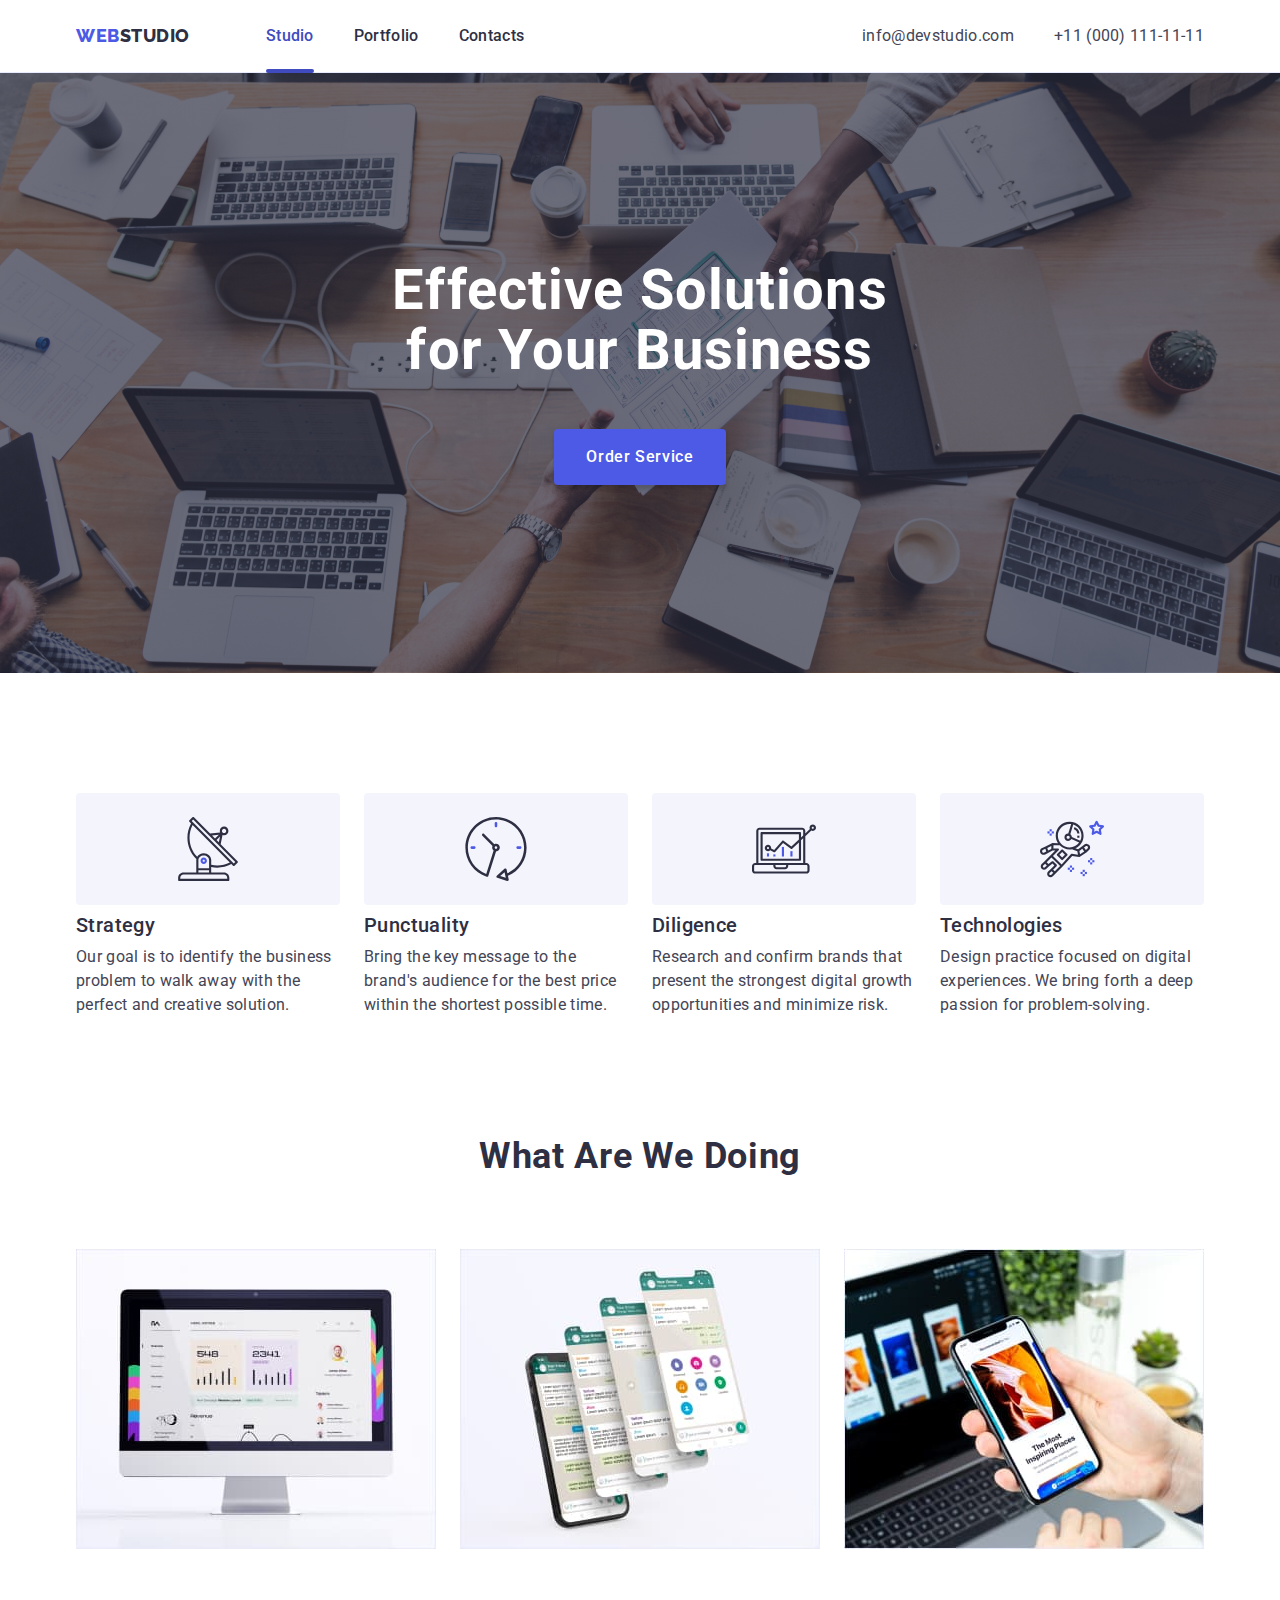
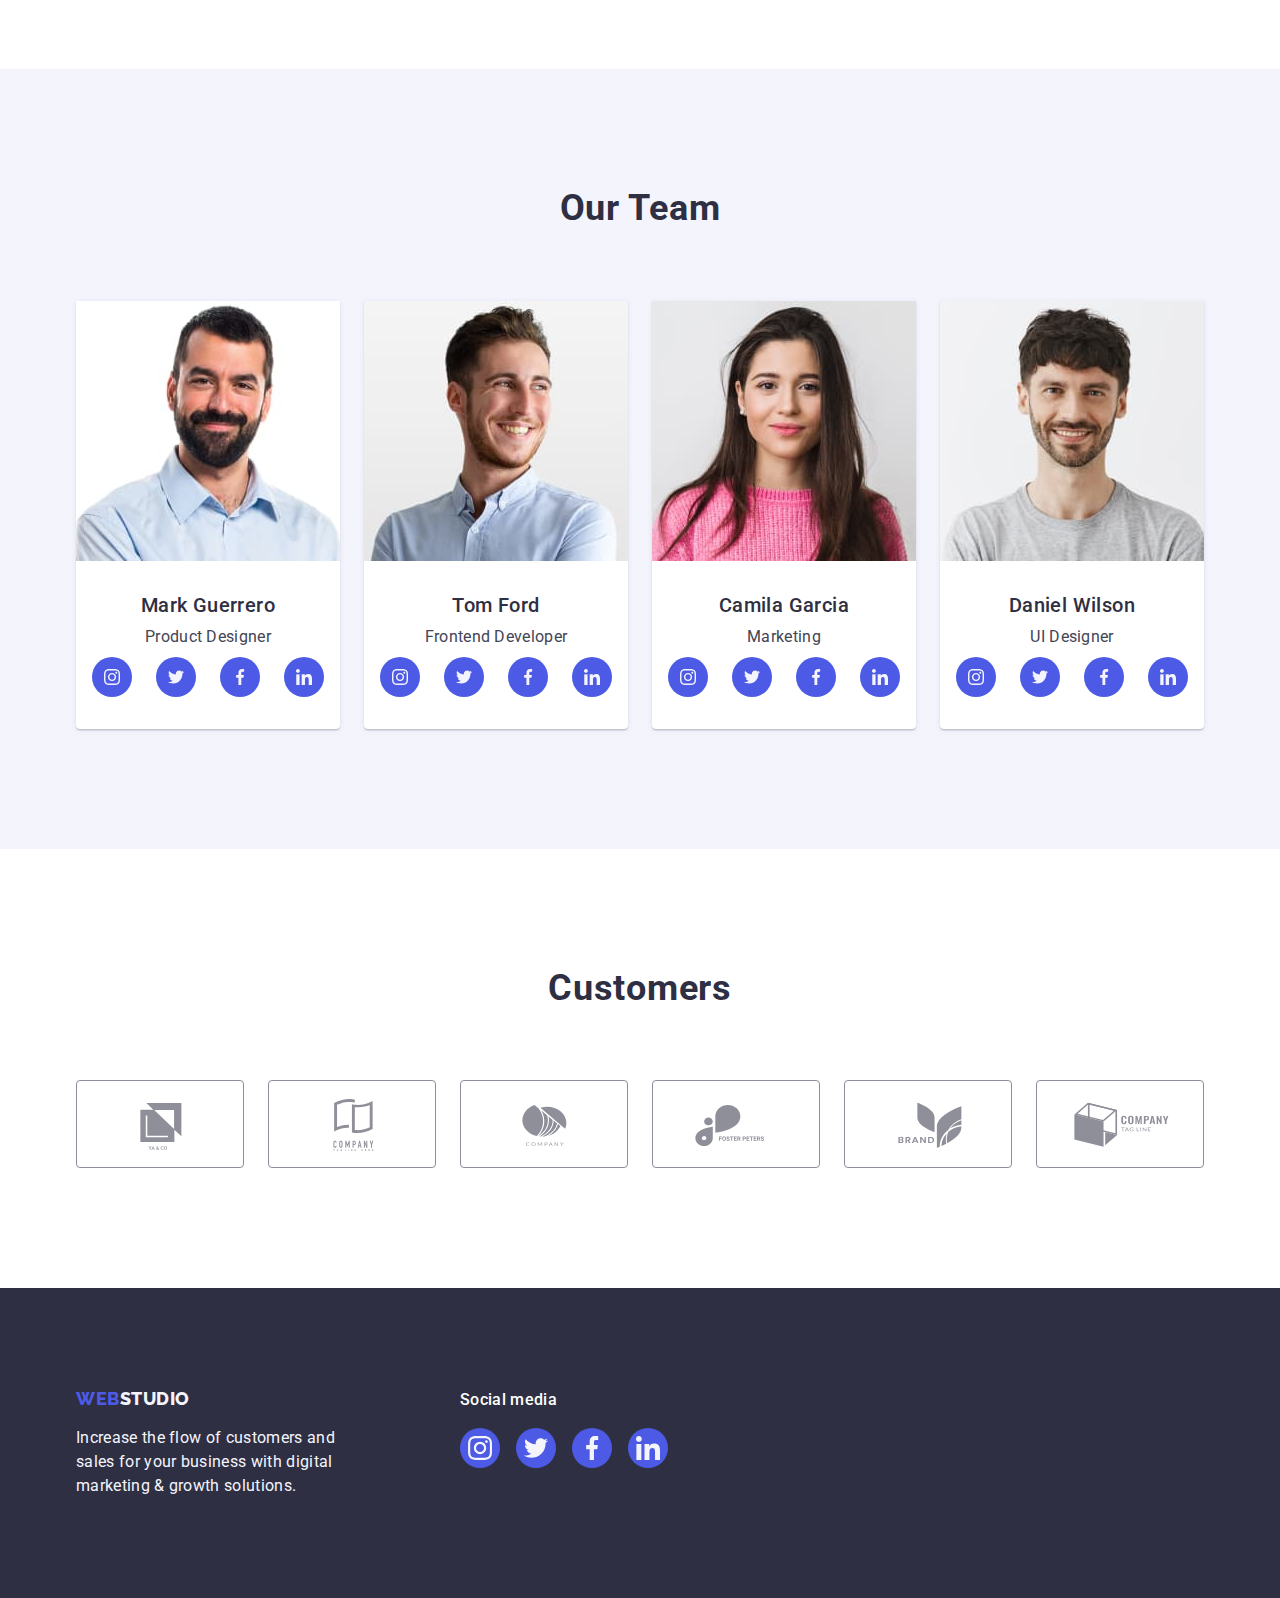
<file: index.html>
<!DOCTYPE html>
<html lang="en">
  <head>
    <meta charset="UTF-8" />
    <meta http-equiv="X-UA-Compatible" content="IE=edge" />
    <meta name="viewport" content="width=device-width, initial-scale=1.0" />
    <title>Document</title>
    <link
      rel="stylesheet"
      href="https://cdnjs.cloudflare.com/ajax/libs/modern-normalize/1.1.0/modern-normalize.min.css"
    />
    <link rel="stylesheet" href="./css/style.css" />
    <link rel="preconnect" href="https://fonts.googleapis.com" />
    <link rel="preconnect" href="https://fonts.gstatic.com" crossorigin />
    <link
      href="https://fonts.googleapis.com/css2?family=Raleway:wght@800&family=Roboto:wght@400;500;700;900&display=swap"
      rel="stylesheet"
    />
  </head>
  <body>
    <header class="page-header">
      <div class="container page-header-container">
        <nav class="menu-nav">
          <a class="logo link" href="./index.html"
            >Web<span class="logo-studio">Studio</span>
          </a>
          <ul class="nav-list list">
            <li class="nav-item">
              <a
                href="./index.html"
                class="nav-link link nav-link-container nav-link-decoration"
                >Studio</a
              >
            </li>
            <li class="nav-item">
              <a href="./portfolio.html" class="nav-link link">Portfolio</a>
            </li>
            <li class="nav-item">
              <a href="" class="nav-link link nav-link-container">Contacts</a>
            </li>
          </ul>
        </nav>
        <address class="top-contacts">
          <ul class="contact-list list">
            <li class="contact-item-post">
              <a href="mailto:info@devstudio.com" class="contact-link link"
                >info@devstudio.com</a
              >
            </li>

            <li class="contact-item-tel">
              <a href="tel:+110001111111" class="contact-link link"
                >+11 (000) 111-11-11</a
              >
            </li>
          </ul>
        </address>
      </div>
    </header>

    <main>
      <section class="main-haeder-block">
        <div class="container main-haeder-container">
          <h1 class="main-header">Effective Solutions for Your Business</h1>
          <button type="button" class="order-btn" data-modal-open>
            Order Service
          </button>
        </div>
      </section>
      <!--  -->
      <section class="page-features">
        <div class="container">
          <h2 class="feature-heading-hidden visually-hidden">features</h2>
          <ul class="features-list list page-features-container">
            <li class="features-item">
              <div class="features-img-container">
                <svg
                  class="features-img"
                  width="64"
                  height="64"
                  aria-label="features logotype"
                >
                  <use href="./images/icons.svg#icon-antenna"></use>
                </svg>
              </div>
              <h3 class="feature-heading">Strategy</h3>
              <p class="feature-description">
                Our goal is to identify the business problem to walk away with
                the perfect and creative solution.
              </p>
            </li>

            <li class="features-item">
              <div class="features-img-container">
                <svg
                  class="features-img"
                  width="64"
                  height="64"
                  aria-label="features logotype"
                >
                  <use href="./images/icons.svg#icon-clock"></use>
                </svg>
              </div>
              <h3 class="feature-heading">Punctuality</h3>
              <p class="feature-description">
                Bring the key message to the brand's audience for the best price
                within the shortest possible time.
              </p>
            </li>

            <li class="features-item">
              <div class="features-img-container">
                <svg
                  class="features-img"
                  width="64"
                  height="64"
                  aria-label="features logotype"
                >
                  <use href="./images/icons.svg#icon-diagram"></use>
                </svg>
              </div>
              <h3 class="feature-heading">Diligence</h3>
              <p class="feature-description">
                Research and confirm brands that present the strongest digital
                growth opportunities and minimize risk.
              </p>
            </li>

            <li class="features-item">
              <div class="features-img-container">
                <svg
                  class="features-img"
                  width="64"
                  height="64"
                  aria-label="features logotype"
                >
                  <use href="./images/icons.svg#icon-astronaut-1"></use>
                </svg>
              </div>
              <h3 class="feature-heading">Technologies</h3>
              <p class="feature-description">
                Design practice focused on digital experiences. We bring forth a
                deep passion for problem-solving.
              </p>
            </li>
          </ul>
        </div>
      </section>

      <section class="what-are-we-doing">
        <div class="container">
          <h2 class="what-are-we-doing-text">What are we doing</h2>
          <ul class="what-are-we-doing-list list what-are-we-doing-container">
            <li class="what-are-we-doing-item">
              <img
                src="./images/what_are_we_doing/Rectangle_2.jpg"
                alt="The picture shows what we will do."
                width="360"
                height="300"
              />
            </li>

            <li class="what-are-we-doing-item">
              <img
                src="./images/what_are_we_doing/Rectangle_1.jpg"
                alt="The picture shows what we will do."
                width="360"
                height="300"
              />
            </li>

            <li class="what-are-we-doing-item">
              <img
                src="./images/what_are_we_doing/Rectangle.jpg"
                alt="The picture shows what we will do."
                width="360"
                height="300"
              />
            </li>
          </ul>
        </div>
      </section>
      <!--  -->
      <section class="our-team">
        <div class="container">
          <h2 class="our-team-heading">Our Team</h2>
          <ul class="our-team-list list our-team-container">
            <li class="our-team-item">
              <img
                src="./images/our_team/img_3.jpg"
                alt="Photo of a team member"
                width="264"
                height="260"
              />
              <div class="our-team-item-container">
                <h3 class="worker-name">Mark Guerrero</h3>
                <p class="employee-position">Product Designer</p>
                <ul class="social-link-container list">
                  <li class="social-link-item">
                    <a href="#" class="social-link"
                      ><svg
                        class="social-link-icon"
                        width="16"
                        height="16"
                        aria-label="instagram-icon"
                      >
                        <use href="./images/icons.svg#icon-instagram"></use>
                      </svg>
                    </a>
                  </li>
                  <li class="social-link-item">
                    <a href="#" class="social-link"
                      ><svg
                        class="social-link-icon"
                        width="16"
                        height="16"
                        aria-label="twiter-icon"
                      >
                        <use href="./images/icons.svg#icon-twitter"></use>
                      </svg>
                    </a>
                  </li>
                  <li class="social-link-item">
                    <a href="#" class="social-link"
                      ><svg
                        class="social-link-icon"
                        width="16"
                        height="16"
                        aria-label="facebook-icon"
                      >
                        <use href="./images/icons.svg#icon-facebook"></use>
                      </svg>
                    </a>
                  </li>
                  <li class="social-link-item">
                    <a href="#" class="social-link"
                      ><svg
                        class="social-link-icon"
                        width="16"
                        height="16"
                        aria-label="linkedin-icon"
                      >
                        <use href="./images/icons.svg#icon-linkedin"></use>
                      </svg>
                    </a>
                  </li>
                </ul>
              </div>
            </li>

            <li class="our-team-item">
              <img
                src="./images/our_team/img_2.jpg"
                alt="Photo of a team member"
                width="264"
                height="260"
              />
              <div class="our-team-item-container">
                <h3 class="worker-name">Tom Ford</h3>
                <p class="employee-position">Frontend Developer</p>
                <ul class="social-link-container list">
                  <li class="social-link-item">
                    <a href="#" class="social-link"
                      ><svg
                        class="social-link-icon"
                        width="16"
                        height="16"
                        aria-label="instagram-icon"
                      >
                        <use href="./images/icons.svg#icon-instagram"></use>
                      </svg>
                    </a>
                  </li>
                  <li class="social-link-item">
                    <a href="#" class="social-link"
                      ><svg
                        class="social-link-icon"
                        width="16"
                        height="16"
                        aria-label="twiter-icon"
                      >
                        <use href="./images/icons.svg#icon-twitter"></use>
                      </svg>
                    </a>
                  </li>
                  <li class="social-link-item">
                    <a href="#" class="social-link"
                      ><svg
                        class="social-link-icon"
                        width="16"
                        height="16"
                        aria-label="facebook-icon"
                      >
                        <use href="./images/icons.svg#icon-facebook"></use>
                      </svg>
                    </a>
                  </li>
                  <li class="social-link-item">
                    <a href="#" class="social-link"
                      ><svg
                        class="social-link-icon"
                        width="16"
                        height="16"
                        aria-label="linkedin-icon"
                      >
                        <use href="./images/icons.svg#icon-linkedin"></use>
                      </svg>
                    </a>
                  </li>
                </ul>
              </div>
            </li>

            <li class="our-team-item">
              <img
                src="./images/our_team/img_1.jpg"
                alt="Photo of a team member"
                width="264"
                height="260"
              />
              <div class="our-team-item-container">
                <h3 class="worker-name">Camila Garcia</h3>
                <p class="employee-position">Marketing</p>
                <ul class="social-link-container list">
                  <li class="social-link-item">
                    <a href="#" class="social-link"
                      ><svg
                        class="social-link-icon"
                        width="16"
                        height="16"
                        aria-label="instagram-icon"
                      >
                        <use href="./images/icons.svg#icon-instagram"></use>
                      </svg>
                    </a>
                  </li>
                  <li class="social-link-item">
                    <a href="#" class="social-link"
                      ><svg
                        class="social-link-icon"
                        width="16"
                        height="16"
                        aria-label="twiter-icon"
                      >
                        <use href="./images/icons.svg#icon-twitter"></use>
                      </svg>
                    </a>
                  </li>
                  <li class="social-link-item">
                    <a href="#" class="social-link"
                      ><svg
                        class="social-link-icon"
                        width="16"
                        height="16"
                        aria-label="facebook-icon"
                      >
                        <use href="./images/icons.svg#icon-facebook"></use>
                      </svg>
                    </a>
                  </li>
                  <li class="social-link-item">
                    <a href="#" class="social-link"
                      ><svg
                        class="social-link-icon"
                        width="16"
                        height="16"
                        aria-label="linkedin-icon"
                      >
                        <use href="./images/icons.svg#icon-linkedin"></use>
                      </svg>
                    </a>
                  </li>
                </ul>
              </div>
            </li>

            <li class="our-team-item">
              <img
                src="./images/our_team/img.jpg"
                alt="Photo of a team member"
                width="264"
                height="260"
              />
              <div class="our-team-item-container">
                <h3 class="worker-name">Daniel Wilson</h3>
                <p class="employee-position">UI Designer</p>
                <ul class="social-link-container list">
                  <li class="social-link-item">
                    <a href="#" class="social-link"
                      ><svg
                        class="social-link-icon"
                        width="16"
                        height="16"
                        aria-label="instagram-icon"
                      >
                        <use href="./images/icons.svg#icon-instagram"></use>
                      </svg>
                    </a>
                  </li>
                  <li class="social-link-item">
                    <a href="#" class="social-link"
                      ><svg
                        class="social-link-icon"
                        width="16"
                        height="16"
                        aria-label="twiter-icon"
                      >
                        <use href="./images/icons.svg#icon-twitter"></use>
                      </svg>
                    </a>
                  </li>
                  <li class="social-link-item">
                    <a href="#" class="social-link"
                      ><svg
                        class="social-link-icon"
                        width="16"
                        height="16"
                        aria-label="facebook-icon"
                      >
                        <use href="./images/icons.svg#icon-facebook"></use>
                      </svg>
                    </a>
                  </li>
                  <li class="social-link-item">
                    <a href="#" class="social-link"
                      ><svg
                        class="social-link-icon"
                        width="16"
                        height="16"
                        aria-label="linkedin-icon"
                      >
                        <use href="./images/icons.svg#icon-linkedin"></use>
                      </svg>
                    </a>
                  </li>
                </ul>
              </div>
            </li>
          </ul>
        </div>
      </section>

      <section class="customers">
        <div class="container">
          <h2 class="customers-title">Customers</h2>
          <ul class="customer-list list">
            <li class="customer-item">
              <a href="#" class="customer-link">
                <svg
                  class="customer-img"
                  width="104"
                  height="56"
                  aria-label="customers image"
                >
                  <use href="./images/icons.svg#icon-logo"></use>
                </svg>
              </a>
            </li>
            <li class="customer-item">
              <a href="#" class="customer-link">
                <svg
                  class="customer-img"
                  width="104"
                  height="56"
                  aria-label="customer image"
                >
                  <use href="./images/icons.svg#icon-logo-1"></use>
                </svg>
              </a>
            </li>
            <li class="customer-item">
              <a href="#" class="customer-link">
                <svg
                  class="customer-img"
                  width="104"
                  height="56"
                  aria-label="customer image"
                >
                  <use href="./images/icons.svg#icon-logo-2"></use>
                </svg>
              </a>
            </li>
            <li class="customer-item">
              <a href="#" class="customer-link">
                <svg
                  class="customer-img"
                  width="104"
                  height="56"
                  aria-label="customer image"
                >
                  <use href="./images/icons.svg#icon-logo-3"></use>
                </svg>
              </a>
            </li>
            <li class="customer-item">
              <a href="#" class="customer-link">
                <svg
                  class="customer-img"
                  width="104"
                  height="56"
                  aria-label="customer image"
                >
                  <use href="./images/icons.svg#icon-logo-4"></use>
                </svg>
              </a>
            </li>
            <li class="customer-item">
              <a href="#" class="customer-link">
                <svg
                  class="customer-img"
                  width="104"
                  height="56"
                  aria-label="customer image"
                >
                  <use href="./images/icons.svg#icon-logo-5"></use>
                </svg>
              </a>
            </li>
          </ul>
        </div>
      </section>
    </main>
    <footer class="footer-main-studio">
      <div class="container footer-main-studio-container">
        <div class="logo-slogan-container">
          <a class="link logo-footer-container" href="./index.html"
            >Web<span class="logo-studio-footer">Studio</span>
          </a>

          <p class="footer-text">
            Increase the flow of customers and sales for your business with
            digital marketing & growth solutions.
          </p>
        </div>
        <div class="footer-social-link-container">
          <p class="footer-social-link-title">Social media</p>
          <ul class="social-link-container social-link-container-size list">
            <li class="social-link-item">
              <a href="#" class="social-link social-link-footer"
                ><svg
                  class="social-link-icon"
                  width="24"
                  height="24"
                  aria-label="instagram-icon"
                >
                  <use href="./images/icons.svg#icon-instagram"></use>
                </svg>
              </a>
            </li>
            <li class="social-link-item">
              <a href="#" class="social-link social-link-footer"
                ><svg
                  class="social-link-icon"
                  width="24"
                  height="24"
                  aria-label="twiter-icon"
                >
                  <use href="./images/icons.svg#icon-twitter"></use>
                </svg>
              </a>
            </li>
            <li class="social-link-item">
              <a href="#" class="social-link social-link-footer"
                ><svg
                  class="social-link-icon"
                  width="24"
                  height="24"
                  aria-label="facebook-icon"
                >
                  <use href="./images/icons.svg#icon-facebook"></use>
                </svg>
              </a>
            </li>
            <li class="social-link-item">
              <a href="#" class="social-link social-link-footer"
                ><svg
                  class="social-link-icon"
                  width="24"
                  height="24"
                  aria-label="linkedin-icon"
                >
                  <use href="./images/icons.svg#icon-linkedin"></use>
                </svg>
              </a>
            </li>
          </ul>
        </div>
      </div>
    </footer>
    <div class="backdrop is-hidden" data-modal>
      <div class="modal">
        <button type="button" class="modal-close-btn" data-modal-close>
          <svg class="modal-close-icon" width="8" height="8">
            <use href="./images/icons.svg#icon-close"></use>
          </svg>
        </button>
      </div>
    </div>
    <script src="./js/modal.js"></script>
  </body>
</html>
</file>
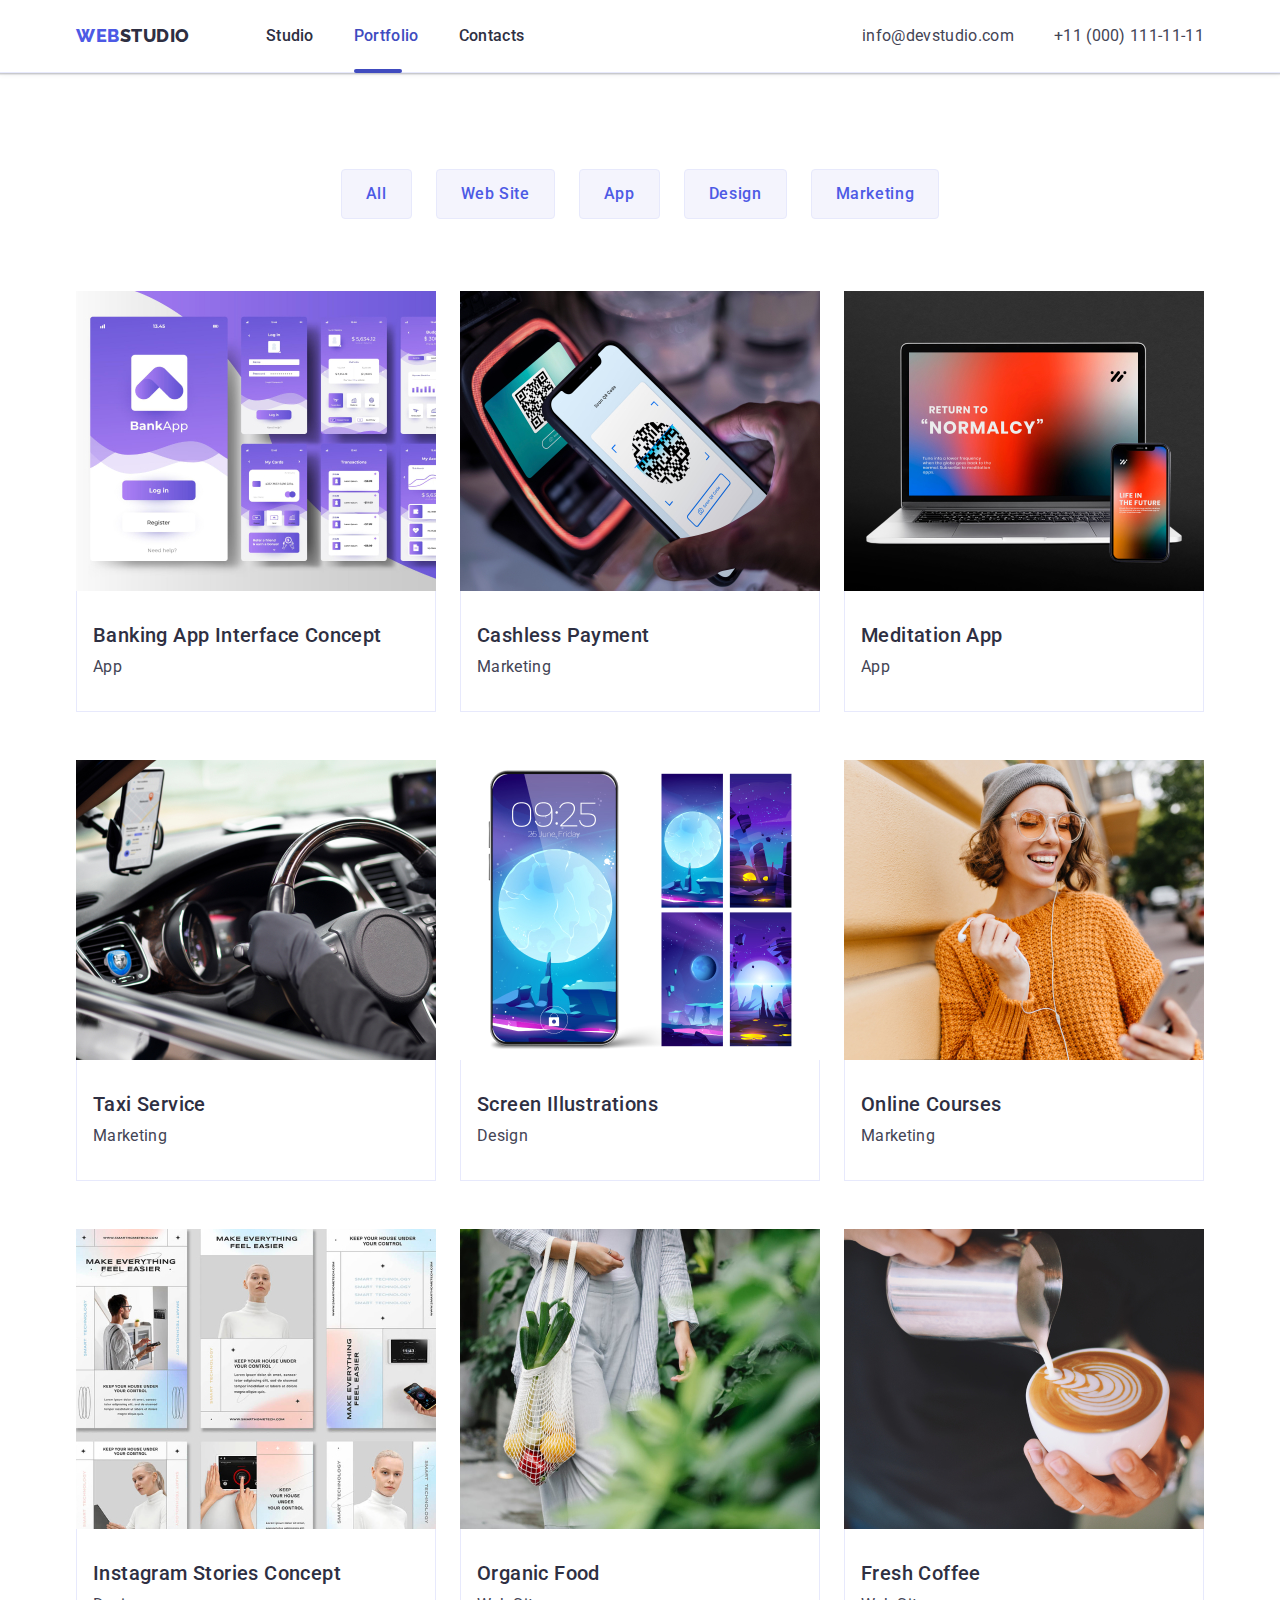
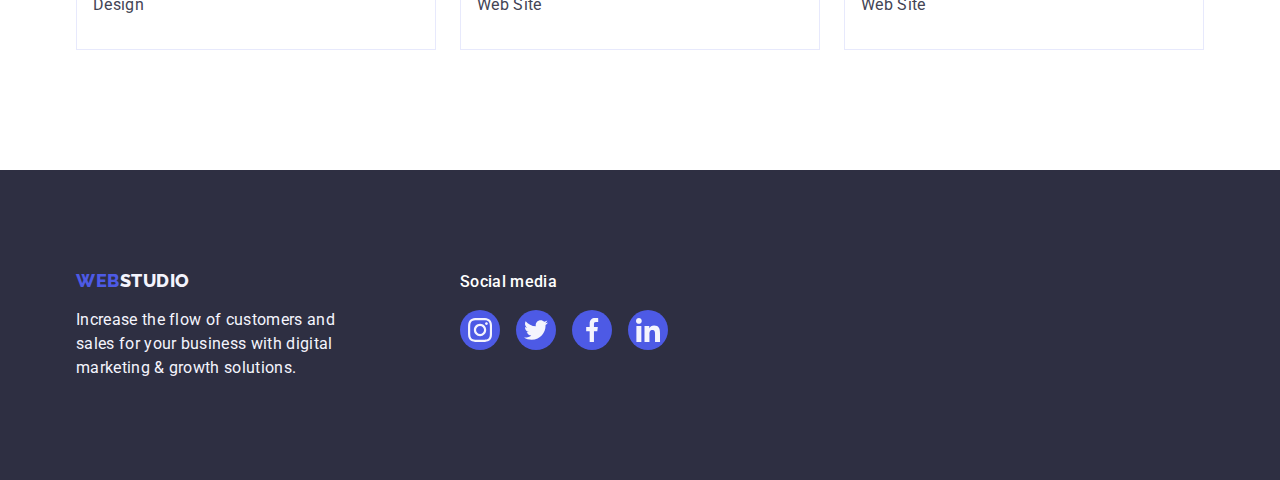
<file: portfolio.html>
<!DOCTYPE html>
<html lang="en">
  <head>
    <meta charset="UTF-8" />
    <meta http-equiv="X-UA-Compatible" content="IE=edge" />
    <meta name="viewport" content="width=device-width, initial-scale=1.0" />
    <title>Document</title>
    <link
      rel="stylesheet"
      href="https://cdnjs.cloudflare.com/ajax/libs/modern-normalize/1.1.0/modern-normalize.min.css"
    />
    <link rel="stylesheet" href="./css/style.css" />
    <link rel="preconnect" href="https://fonts.googleapis.com" />
    <link rel="preconnect" href="https://fonts.gstatic.com" crossorigin />
    <link
      href="https://fonts.googleapis.com/css2?family=Raleway:wght@800&family=Roboto:wght@400;500;700;900&display=swap"
      rel="stylesheet"
    />
  </head>
  <body>
    <header class="page-header">
      <div class="container page-header-container">
        <nav class="menu-nav">
          <a class="logo link" href="./index.html"
            >Web<span class="logo-studio">Studio</span>
          </a>
          <ul class="nav-list list">
            <li class="nav-item">
              <a href="./index.html" class="nav-link link nav-link-container"
                >Studio</a
              >
            </li>
            <li class="nav-item">
              <a
                href="./portfolio.html"
                class="nav-link link nav-link-decoration"
                >Portfolio</a
              >
            </li>
            <li class="nav-item">
              <a href="" class="nav-link link nav-link-container">Contacts</a>
            </li>
          </ul>
        </nav>
        <address class="top-contacts">
          <ul class="contact-list list">
            <li class="contact-item-post">
              <a href="mailto:info@devstudio.com" class="contact-link link"
                >info@devstudio.com</a
              >
            </li>

            <li class="contact-item-tel">
              <a href="tel:+110001111111" class="contact-link link"
                >+11 (000) 111-11-11</a
              >
            </li>
          </ul>
        </address>
      </div>
    </header>

    <main>
      <section class="page-project-card">
        <div class="container">
          <h1 class="main-header-portfolio visually-hidden">Main content</h1>

          <ul class="filter-list list filter-list-container">
            <li class="filter-item">
              <button type="button" class="filter-btn">All</button>
            </li>
            <li class="filter-item">
              <button type="button" class="filter-btn">Web Site</button>
            </li>
            <li class="filter-item">
              <button type="button" class="filter-btn">App</button>
            </li>
            <li class="filter-item">
              <button type="button" class="filter-btn">Design</button>
            </li>
            <li class="filter-item">
              <button type="button" class="filter-btn">Marketing</button>
            </li>
          </ul>

          <ul class="project-card-list list project-card-list-container">
            <li class="first-row-project-card-item">
              <a href="#" class="row-project-text link">
                <div class="img-card-container">
                  <img
                    src="./images/portfolio_photo/img-8.jpg"
                    alt="Photo of the application"
                    width="360"
                    height="300"
                  />
                  <p class="overlay">
                    14 Stylish and User-Friendly App Design Concepts · Task
                    Manager App · Calorie Tracker App · Exotic Fruit Ecommerce
                    App · Cloud Storage App
                  </p>
                </div>

                <div class="card-item-container">
                  <h2 class="project-card-name">
                    Banking App Interface Concept
                  </h2>
                  <p class="project-card-type">App</p>
                </div>
              </a>
            </li>

            <li class="first-row-project-card-item">
              <a href="#" class="row-project-text link">
                <div class="img-card-container">
                  <img
                    src="./images/portfolio_photo/img-7.jpg"
                    alt="Photo of the application"
                    width="360"
                    height="300"
                  />
                  <p class="overlay">
                    14 Stylish and User-Friendly App Design Concepts · Task
                    Manager App · Calorie Tracker App · Exotic Fruit Ecommerce
                    App · Cloud Storage App
                  </p>
                </div>
                <div class="card-item-container">
                  <h2 class="project-card-name">Cashless Payment</h2>
                  <p class="project-card-type">Marketing</p>
                </div>
              </a>
            </li>

            <li class="first-row-project-card-item">
              <a href="#" class="row-project-text link">
                <div class="img-card-container">
                  <img
                    src="./images/portfolio_photo/img-6.jpg"
                    alt="Photo of the application"
                    width="360"
                    height="300"
                  />
                  <p class="overlay">
                    14 Stylish and User-Friendly App Design Concepts · Task
                    Manager App · Calorie Tracker App · Exotic Fruit Ecommerce
                    App · Cloud Storage App
                  </p>
                </div>
                <div class="card-item-container">
                  <h2 class="project-card-name">Meditation App</h2>
                  <p class="project-card-type">App</p>
                </div>
              </a>
            </li>

            <li class="first-row-project-card-item">
              <a href="#" class="row-project-text link">
                <div class="img-card-container">
                  <img
                    src="./images/portfolio_photo/img-5.jpg"
                    alt="Photo of the application"
                    width="360"
                    height="300"
                  />
                  <p class="overlay">
                    14 Stylish and User-Friendly App Design Concepts · Task
                    Manager App · Calorie Tracker App · Exotic Fruit Ecommerce
                    App · Cloud Storage App
                  </p>
                </div>
                <div class="card-item-container">
                  <h2 class="project-card-name">Taxi Service</h2>
                  <p class="project-card-type">Marketing</p>
                </div>
              </a>
            </li>

            <li class="first-row-project-card-item">
              <a href="#" class="row-project-text link">
                <div class="img-card-container">
                  <img
                    src="./images/portfolio_photo/img-4.jpg"
                    alt="Design photo"
                    width="360"
                    height="300"
                  />
                  <p class="overlay">
                    14 Stylish and User-Friendly App Design Concepts · Task
                    Manager App · Calorie Tracker App · Exotic Fruit Ecommerce
                    App · Cloud Storage App
                  </p>
                </div>
                <div class="card-item-container">
                  <h2 class="project-card-name">Screen Illustrations</h2>
                  <p class="project-card-type">Design</p>
                </div>
              </a>
            </li>

            <li class="first-row-project-card-item">
              <a href="#" class="row-project-text link">
                <div class="img-card-container">
                  <img
                    src="./images/portfolio_photo/img-3.jpg"
                    alt="Photos of the courses"
                    width="360"
                    height="300"
                  />
                  <p class="overlay">
                    14 Stylish and User-Friendly App Design Concepts · Task
                    Manager App · Calorie Tracker App · Exotic Fruit Ecommerce
                    App · Cloud Storage App
                  </p>
                </div>
                <div class="card-item-container">
                  <h2 class="project-card-name">Online Courses</h2>
                  <p class="project-card-type">Marketing</p>
                </div>
              </a>
            </li>

            <li class="first-row-project-card-item">
              <a href="#" class="row-project-text link">
                <div class="img-card-container">
                  <img
                    src="./images/portfolio_photo/img-2.jpg"
                    alt="Photo of the application"
                    width="360"
                    height="300"
                  />
                  <p class="overlay">
                    14 Stylish and User-Friendly App Design Concepts · Task
                    Manager App · Calorie Tracker App · Exotic Fruit Ecommerce
                    App · Cloud Storage App
                  </p>
                </div>
                <div class="card-item-container">
                  <h2 class="project-card-name">Instagram Stories Concept</h2>
                  <p class="project-card-type">Design</p>
                </div>
              </a>
            </li>

            <li class="first-row-project-card-item">
              <a href="#" class="row-project-text link">
                <div class="img-card-container">
                  <img
                    src="./images/portfolio_photo/img-1.jpg"
                    alt="Design photo"
                    width="360"
                    height="300"
                  />
                  <p class="overlay">
                    14 Stylish and User-Friendly App Design Concepts · Task
                    Manager App · Calorie Tracker App · Exotic Fruit Ecommerce
                    App · Cloud Storage App
                  </p>
                </div>
                <div class="card-item-container">
                  <h2 class="project-card-name">Organic Food</h2>
                  <p class="project-card-type">Web Site</p>
                </div>
              </a>
            </li>

            <li class="first-row-project-card-item">
              <a href="#" class="row-project-text link">
                <div class="img-card-container">
                  <img
                    src="./images/portfolio_photo/img.jpg"
                    alt="Photos of the courses"
                    width="360"
                    height="300"
                  />
                  <p class="overlay">
                    14 Stylish and User-Friendly App Design Concepts · Task
                    Manager App · Calorie Tracker App · Exotic Fruit Ecommerce
                    App · Cloud Storage App
                  </p>
                </div>
                <div class="card-item-container">
                  <h2 class="project-card-name">Fresh Coffee</h2>
                  <p class="project-card-type">Web Site</p>
                </div>
              </a>
            </li>
          </ul>
        </div>
      </section>
    </main>

    <footer class="footer-main-studio">
      <div class="container footer-main-studio-container">
        <div class="logo-slogan-container">
          <a class="link logo-footer-container" href="./index.html"
            >Web<span class="logo-studio-footer">Studio</span>
          </a>

          <p class="footer-text">
            Increase the flow of customers and sales for your business with
            digital marketing & growth solutions.
          </p>
        </div>
        <div class="footer-social-link-container">
          <p class="footer-social-link-title">Social media</p>
          <ul class="social-link-container social-link-container-size list">
            <li class="social-link-item">
              <a href="#" class="social-link social-link-footer"
                ><svg
                  class="social-link-icon"
                  width="24"
                  height="24"
                  aria-label="instagram-icon"
                >
                  <use href="./images/icons.svg#icon-instagram"></use>
                </svg>
              </a>
            </li>
            <li class="social-link-item">
              <a href="#" class="social-link social-link-footer"
                ><svg
                  class="social-link-icon"
                  width="24"
                  height="24"
                  aria-label="twiter-icon"
                >
                  <use href="./images/icons.svg#icon-twitter"></use>
                </svg>
              </a>
            </li>
            <li class="social-link-item">
              <a href="#" class="social-link social-link-footer"
                ><svg
                  class="social-link-icon"
                  width="24"
                  height="24"
                  aria-label="facebook-icon"
                >
                  <use href="./images/icons.svg#icon-facebook"></use>
                </svg>
              </a>
            </li>
            <li class="social-link-item">
              <a href="#" class="social-link social-link-footer"
                ><svg
                  class="social-link-icon"
                  width="24"
                  height="24"
                  aria-label="linkedin-icon"
                >
                  <use href="./images/icons.svg#icon-linkedin"></use>
                </svg>
              </a>
            </li>
          </ul>
        </div>
      </div>
    </footer>
  </body>
</html>
</file>
<file: css/style.css>
/* ==========================  COMPONENTS  ========================== */

:root {
  --accent-color: #ffffff;
  --color-contact: #434455;
  --bckg-color-main: #2e2f42;
  --bckg-color-btn-portfolio: #f4f4fd;
  --bckg-customers-link:#8e8f99;
  --hover-animation:250ms cubic-bezier(0.4, 0, 0.2, 1);
}

body {
  font-family: "Roboto", sans-serif;
  color: #434455;
  background-color: var(--accent-color);
}

.list {
  list-style: none;
}

.link {
  text-decoration: none;
}

button {
  cursor: pointer;
}

h1,
h2,
h3,
h4,
p {
  margin-top: 0;
  margin-bottom: 0;
}

ul,
ol {
  margin-top: 0;
  margin-bottom: 0;
  padding-left: 0;
}

img {
  display: block;
}

.container {
  width: 1158px;
  margin-left: auto;
  margin-right: auto;
  padding-left: 15px;
  padding-right: 15px;
}

.visually-hidden {
  position: absolute;
  white-space: nowrap;
  width: 1px;
  height: 1px;
  overflow: hidden;
  border: 0;
  padding: 0;
  clip: rect(0 0 0 0);
  clip-path: inset(50%);
  margin: -1px;
}

/* ==========================  /COMPONENTS  ========================== */

/* ==========================  HEADER  ========================== */
.page-header {
  border-bottom: 1px solid #e7e9fc;
  box-shadow: 0px 2px 1px rgba(46, 47, 66, 0.08),
    0px 1px 1px rgba(46, 47, 66, 0.16), 0px 1px 6px rgba(46, 47, 66, 0.08);
}

.page-header-container {
  display: flex;
  align-items: center;
}

.menu-nav {
  display: flex;
  align-items: center;
}

.logo {
  font-family: "Raleway", sans-serif;
  font-weight: 800;
  font-size: 18px;
  line-height: 1.17;

  letter-spacing: 0.03em;
  text-transform: uppercase;
  color: #4d5ae5;
  margin-right: 76px;
}

.logo-studio {
  font-family: "Raleway", sans-serif;
  font-weight: 800;
  font-size: 18px;
  line-height: 1.16;

  letter-spacing: 0.03em;
  text-transform: uppercase;
  color: #2e2f42;
}

.nav-list {
  display: flex;
  align-items: center;
  gap: 40px;
}

/* .nav-item-container{
  margin-right: 0;
} */

.nav-link {
  position: relative;
  font-weight: 500;
  font-size: 16px;
  line-height: 1.5;
  display: block;
  letter-spacing: 0.02em;
  padding: 24px 0;
  color: #2e2f42;
  transition:color 250ms cubic-bezier(0.4, 0, 0.2, 1);
}

.nav-link-decoration{
 color: #404BBF;
}

.nav-link-decoration::after{
  content:"";
  position: absolute;
  left: 0;
  bottom: -1px;
  display: block;
  width: 48px;
  height: 4px;
  background-color: #404BBF;
  border-radius: 2px;
  
}

.nav-link-container {
  padding: 24px 0;
  
}

.nav-link:hover,
.nav-link:focus {
  color: #404bbf;
}

.top-contacts {
  font-style: normal;
  margin-left: auto;
}

.contact-link {
  color: var(--color-contact);
  transition: color 250ms cubic-bezier(0.4, 0, 0.2, 1);
}

.contact-link:hover,
.contact-link:focus {
  color: #404bbf;
}

.contact-list {
  font-weight: 400;
  font-size: 16px;
  line-height: 1.5;
  letter-spacing: 0.02em;
  color: #434455;
  display: flex;
  align-items: center;
}

.contact-item-post {
  margin-right: 40px;
}

/* ==========================  /HEADER  ========================== */

/* ==========================  MAIN  ========================== */

/* ==========================  MAIN HEADER  ========================== */

.main-haeder-block {
  background-color: var(--bckg-color-main);
  font-weight: 700;
  font-size: 56px;
  line-height: 1.07;
  text-align: center;
  letter-spacing: 0.02em;
  color: #ffffff;
  padding: 188px 0;
  background-image: linear-gradient(rgba(46, 47, 66, 0.7), rgba(46, 47, 66, 0.7)), url(../images/background-page-header/people-office.jpg);
  max-width: 1440px;
  background-repeat: no-repeat;
  background-position: center;
  background-size: cover;
  margin: 0 auto;
}

.main-haeder-container {
}

.main-header {
  font-weight: 700;
  font-size: 56px;
  line-height: 1.07;
  text-align: center;
  letter-spacing: 0.02em;
  color: #ffffff;
  max-width: 496px;
  margin: 0 auto;
}

.order-btn {
  font-family: "Roboto", sans-serif;
  font-weight: 500;
  font-size: 16px;
  line-height: 1.5;
  display: block;
  margin-top: 48px;
  letter-spacing: 0.04em;
  color: #ffffff;
  background: #4d5ae5;
  box-shadow: 0px 4px 4px rgba(0, 0, 0, 0.15);
  border-radius: 4px;
  padding: 16px 32px 16px 32px;
  min-width: 169px;
  height: 56px;
  border: none;
  margin-left: auto;
  margin-right: auto;
  transition: background-color 250ms cubic-bezier(0.4, 0, 0.2, 1);
}

.order-btn:hover,
.order-btn:focus {
  background-color: #404bbf;
}

/* ==========================  /MAIN HEADER  ========================== */

/* ==========================  FEATURES  ========================== */
.page-features {
  padding: 120px 0;
}
.page-features-container {
  display: flex;
  align-items: center;
  gap: 24px;
}

.features-item {
  width: calc((100% - 72px) / 4);
}

.features-img-container {
  display: flex;
  align-items: center;
  justify-content: center;
  background: #f4f4fd;
  border-radius: 4px;
  margin-bottom: 8px;
  height: 112px;
  
}

.features-img {
  margin-left: auto;
  margin-right: auto;
  margin-top: 24px;
  margin-bottom: 24px;
}

.feature-heading {
  font-weight: 500;
  font-size: 20px;
  line-height: 1.2;
  letter-spacing: 0.02em;
  color: #2e2f42;
  margin-bottom: 8px;
}

.feature-description {
  font-weight: 400;
  font-size: 16px;
  line-height: 1.5;
  letter-spacing: 0.02em;
  color: #434455;
}

/* ==========================  /FEATURES  ========================== */

/* ==========================  WHAT ARE YOU WE DOING  ========================== */

.what-are-we-doing {
  padding-bottom: 120px;
}

.what-are-we-doing-text {
  font-weight: 700;
  font-size: 36px;
  line-height: 1.11;
  text-align: center;
  letter-spacing: 0.02em;
  text-transform: capitalize;
  color: #2e2f42;
  margin-bottom: 72px;
}

.what-are-we-doing-container {
  display: flex;
  align-items: center;
  gap: 24px;
}
/* ==========================  /WHAT ARE YOU WE DOING  ========================== */

/* ==========================  OUR TEAM  ========================== */

.our-team {
  background-color: #f4f4fd;
  padding: 120px 0;
}

.our-team-flex-container {
  padding-top: 32px;
  padding-bottom: 32px;
}

.our-team-container {
  display: flex;
  align-items: center;
  gap: 24px;
  flex-basis: calc((100% - 72) / 4);
}

.our-team-heading {
  font-weight: 700;
  font-size: 36px;
  line-height: 1.11;
  text-align: center;
  letter-spacing: 0.02em;
  text-transform: capitalize;
  color: var(--bckg-color-main);
  margin-bottom: 72px;
}

.our-team-item-container {
  padding: 32px 0px;
  
}

.our-team-item {
  background: #FFFFFF;
    box-shadow: 0px 1px 6px rgba(46, 47, 66, 0.08), 0px 1px 1px rgba(46, 47, 66, 0.16), 0px 2px 1px rgba(46, 47, 66, 0.08);
    border-radius: 0px 0px 4px 4px;
}

.worker-name {
  font-weight: 500;
  font-size: 20px;
  line-height: 1.2;
  text-align: center;
  letter-spacing: 0.02em;
  color: #2e2f42;
  margin-bottom: 8px;
}

.employee-position {
  font-weight: 400;
  font-size: 16px;
  line-height: 1.5;
  text-align: center;
  letter-spacing: 0.02em;
  color: #434455;
}

.social-link-container {
  display: flex;
  justify-content: center;
  gap: 24px;
  margin-top: 8px;
}

.social-link {
  display: flex;
  justify-content: center;
  align-items: center;
  width: 40px;
  height: 40px;
  background-color: #4d5ae5;
  border-radius: 50%;
  transition: background-color 250ms cubic-bezier(0.4, 0, 0.2, 1);
}

.social-link:hover,
.social-link:focus {
  background-color: #404bbf;
}

.social-link-icon {
  fill: #f4f4fd;
}
/* ==========================  /OUR TEAM  ========================== */

/* ==========================  CUSTOMERS  ========================== */

.customers{
padding:120px 0;
}

.customer-item{
width: calc((100% - 120px) / 6);
height:88px;
}
.customers-title {
  font-weight: 700;
  font-size: 36px;
  line-height: 1.1;
  text-align: center;
  letter-spacing: 0.02em;
  text-transform: capitalize;
  color: #2e2f42;
  margin-bottom: 72px;
}

.customer-list {
  display: flex;
  justify-content: center;
  align-items: center;
  gap: 24px;
}

.customer-link {
  border: 1px solid #8e8f99;
  border-radius: 4px;
  width: 100%;
  height: 100%;
  display: flex;
  align-items: center;
  justify-content: center;
  color: var(--bckg-customers-link);
  transition: border-color 250ms cubic-bezier(0.4, 0, 0.2, 1), color 250ms cubic-bezier(0.4, 0, 0.2, 1);
}

.customer-link:hover,
.customer-link:focus{
  border-color:#404bbf;
  color: #404bbf;
}

.customer-img {
  fill:currentColor;
}
/* ==========================  /CUSTOMERS  ========================== */

/* ==========================  /MAIN  ========================== */

/* ==========================  FOOTER  ========================== */

.footer-main-studio {
  background-color: var(--bckg-color-main);
  padding: 100px 0;
}

.footer-main-studio-container{
  display: flex;
  align-items: baseline;
}
.logo-slogan-container{
  margin-right: 120px;
}
.footer-text {
  font-weight: 400;
  font-size: 16px;
  line-height: 1.5;
  letter-spacing: 0.02em;
  color: #f4f4fd;
  width: 264px;
}

.logo-footer-container {
  display: inline-block;
  font-family: "Raleway", sans-serif;
  font-weight: 800;
  font-size: 18px;
  line-height: 1.17;
  letter-spacing: 0.03em;
  text-transform: uppercase;
  color: #4d5ae5;
  margin-bottom: 16px;
}

.logo-studio-footer {
  font-family: "Raleway", sans-serif;
  font-weight: 800;
  font-size: 18px;
  line-height: 1.16;
  letter-spacing: 0.03em;
  text-transform: uppercase;
  color: #f4f4fd;
}

.footer-social-link-title{
    font-weight: 500;
    font-size: 16px;
    line-height: 1.5;
    letter-spacing: 0.02em;
    color: #FFFFFF;
    margin-bottom: 16px;
}

.footer-social-link-container{
  
}

.social-link-container-size{

gap: 16px;
}

.social-link-footer:hover,
.social-link-footer:focus{
  background-color: #31d0aa;

}

/* ==========================  /FOOTER  ========================== */

/* ################################# Portfolio ########################################### */

/* ==========================  PROJECT CARD  ========================== */

/* ==========================  FILTER LIST  ========================== */

.filter-list {
  margin-bottom: 72px;
}

.filter-item{
   
}

.filter-list-container {
  display: flex;
  align-items: center;
  gap: 24px;
  justify-content: center;
}
/*  */
.filter-btn {
  background-color: var(--bckg-color-btn-portfolio);
  font-family: "Roboto", sans-serif;
  font-weight: 500;
  font-size: 16px;
  line-height: 1.5;
  border: 1px solid #e7e9fc;
  border-radius: 4px;
  text-align: center;
  letter-spacing: 0.04em;
  color: #4d5ae5;
  padding: 12px 24px 12px 24px;
  transition: color 250ms cubic-bezier(0.4, 0, 0.2, 1),
      background-color 250ms cubic-bezier(0.4, 0, 0.2, 1),
      border-color 250ms cubic-bezier(0.4, 0, 0.2, 1),
      box-shadow 250ms cubic-bezier(0.4, 0, 0.2, 1);
}

.filter-btn:hover,
.filter-btn:focus {
  background-color: #404bbf;
  color: #ffffff;
  border: 1px solid transparent;
  box-shadow: 0px 3px 1px rgba(0, 0, 0, 0.1), 0px 2px 1px rgba(0, 0, 0, 0.08), 0px 2px 2px rgba(0, 0, 0, 0.12);
    border-radius: 4px;
}

/* ==========================  /FILTER LIST  ========================== */

/* ==========================  PROJECT CARD LIST  ========================== */
.page-project-card {
  padding: 96px 0 120px;
}


.row-project-text{
  display: block;
  transition: box-shadow 250ms cubic-bezier(0.4, 0, 0.2, 1);
}
.row-project-text:hover,
.row-project-text:focus{
  box-shadow: 0px 1px 6px rgba(46, 47, 66, 0.08), 0px 1px 1px rgba(46, 47, 66, 0.16), 0px 2px 1px rgba(46, 47, 66, 0.08);

}

.img-card-container{
position: relative;
overflow: hidden;
}

.overlay{
position: absolute;
top: 0;
left: 0;
overflow: auto;
font-weight: 400;
font-size: 16px;
line-height: 1.5;
letter-spacing: 0.02em;
color: #F4F4FD;
width: 100%;
height: 100%;
background: #4D5AE5;
padding: 40px 32px;
transform: translateY(100%);
transition:transform 250ms cubic-bezier(0.4, 0, 0.2, 1);
}

.row-project-text:hover .overlay,
.row-project-text:focus .overlay{
transform: translateY(0%);
}

.project-card-name {
  font-weight: 500;
  font-size: 20px;
  line-height: 1.2;
  letter-spacing: 0.02em;
  color: var(--bckg-color-main);
  margin-bottom: 8px;
}

.project-card-type {
  font-weight: 400;
  font-size: 16px;
  line-height: 1.5;
  letter-spacing: 0.02em;
  color: #434455;
}

.project-card-list-container {
  display: flex;
  align-items: center;
  flex-wrap: wrap;
  column-gap: 24px;
  row-gap: 48px;
  flex-basis: calc((100% - 48) / 3);
}

.card-item-container {
  padding: 32px 16px;
  border: 1px solid #e7e9fc;
  border-top: none;
}
/* ==========================  PROJECT CARD LIST  ========================== */

/* ==========================  /PROJECT CARD  ========================== */



/* ==========================  BACKDROP  ========================== */

.backdrop{
  position: fixed;
  top: 0;
  left: 0;
  width: 100%;
  height: 100%;
  background: rgba(46, 47, 66, 0.4);
  transition: opacity 250ms cubic-bezier(0.4, 0, 0.2, 1), visibility 250ms cubic-bezier(0.4, 0, 0.2, 1);
}

.modal{
  width: 408px;
  min-height: 576px;
  position: absolute;
  top: 50%;
  left: 50%;
  transform: translate(-50%, -50%);

  background-color: #FCFCFC;
  box-shadow: 0px 1px 1px rgba(0, 0, 0, 0.14), 0px 1px 3px rgba(0, 0, 0, 0.12), 0px 2px 1px rgba(0, 0, 0, 0.2);
  border-radius: 4px;
  transition: transform 250ms cubic-bezier(0.4, 0, 0.2, 1);
}

.modal-close-btn{
  position: absolute;
  top:24px;
  right:24px;
  display: flex;
  align-items: center;
  justify-content: center;
  width: 24px;
  height: 24px;
  padding-left: 0;
  padding-right: 0;
  background: #E7E9FC;
  border: 1px solid rgba(0, 0, 0, 0.1);
  border-radius: 50%;
  padding: 0;
  transition: background-color 250ms cubic-bezier(0.4, 0, 0.2, 1), border 250ms cubic-bezier(0.4, 0, 0.2, 1);
}

.modal-close-btn:hover,
.modal-close-btn:focus{
  background-color: #404bbf;
  border: none;
  
}

.modal-close-icon{
  fill: #2E2F42;
  transition: fill 250ms cubic-bezier(0.4, 0, 0.2, 1);
}

.modal-close-btn:hover .modal-close-icon,
.modal-close-btn:focus .modal-close-icon{
  fill: #ffffff;
}

 .is-hidden{
  opacity: 0;
  visibility: hidden;
  pointer-events: none;
} 


/* ==========================  /BACKDROP  ========================== */
</file>
